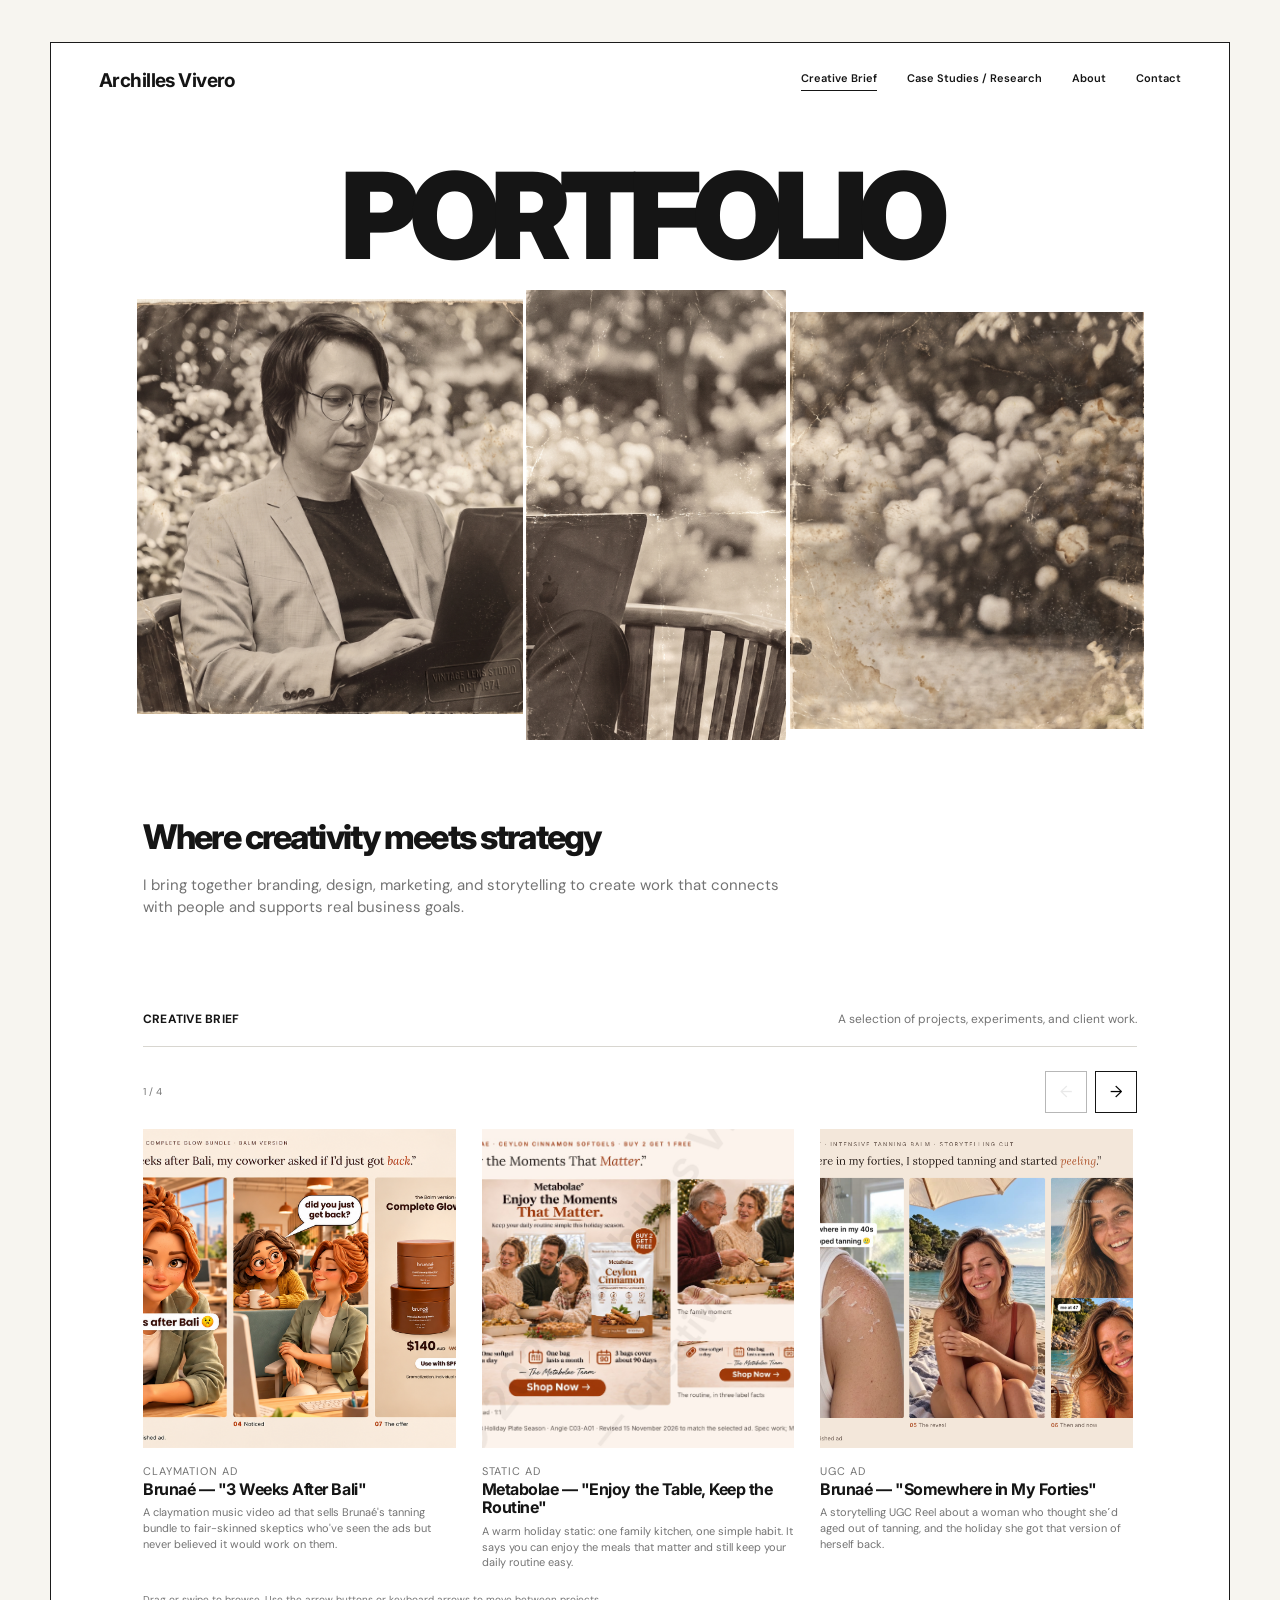
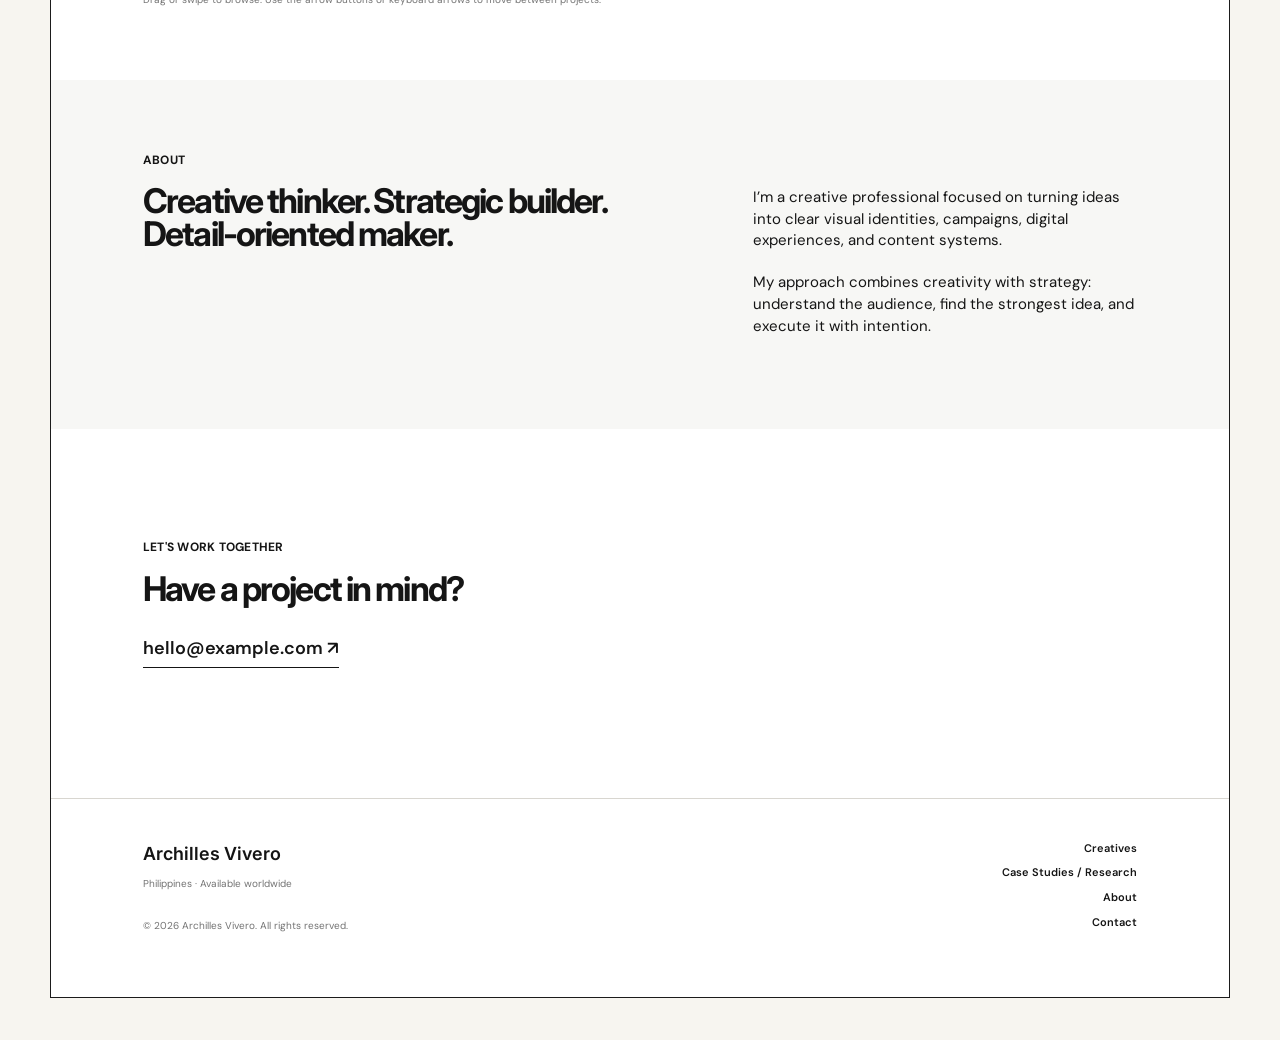
<file: index.html>
<!DOCTYPE html>
<html lang="en">
<head>
  <meta charset="UTF-8">
  <meta name="viewport" content="width=device-width, initial-scale=1.0">
  <meta name="description" content="Archilles Vivero — a creative portfolio covering branding, design, marketing, storytelling, and digital experiences.">
  <meta name="author" content="Archilles Vivero">
  <meta name="robots" content="index, follow">
  <meta name="theme-color" content="#f7f5f0">
  <meta property="og:type" content="website">
  <meta property="og:title" content="Archilles Vivero — Portfolio">
  <meta property="og:description" content="Branding, design, marketing, storytelling, and digital experiences by Archilles Vivero.">
  <meta property="og:image" content="assets/images/hero-portrait.jpeg">
  <meta property="og:site_name" content="Archilles Vivero Portfolio">
  <meta name="twitter:card" content="summary_large_image">
  <meta name="twitter:title" content="Archilles Vivero — Portfolio">
  <meta name="twitter:description" content="Branding, design, marketing, storytelling, and digital experiences by Archilles Vivero.">
  <meta name="twitter:image" content="assets/images/hero-portrait.jpeg">
  <title>Archilles Vivero — Portfolio</title>
  <link rel="preconnect" href="https://fonts.googleapis.com">
  <link rel="preconnect" href="https://fonts.gstatic.com" crossorigin>
  <link href="https://fonts.googleapis.com/css2?family=DM+Sans:wght@400;500;600;700&family=Inter:wght@400;500;600;700;800;900&display=swap" rel="stylesheet">
  <link rel="stylesheet" href="style.css?v=4">
</head>
<body>
  <div class="site-shell">
    <header class="header">
      <a class="brand" href="#top" data-brand aria-label="Go to homepage">Archilles Vivero</a>
      <nav class="nav" aria-label="Main navigation">
        <a class="active" href="#work">Creative Brief</a>
        <a href="#case-studies">Case Studies / Research</a>
        <a href="#about">About</a>
        <a href="#contact">Contact</a>
      </nav>
      <button class="menu-toggle" type="button" aria-label="Open menu" aria-expanded="false" aria-controls="main-nav">☰</button>
    </header>

    <main id="top">
      <section class="hero" aria-labelledby="portfolio-heading">
        <h1 class="hero-title" id="portfolio-heading">PORTFOLIO</h1>
        <div class="hero-images" id="heroImages" aria-label="Portfolio preview images"></div>
      </section>

      <section class="intro section-pad" aria-labelledby="intro-title">
        <h2 class="intro-title" id="intro-title" data-intro-title>Where creativity meets strategy</h2>
        <p class="intro-copy" data-intro-copy>I bring together branding, design, marketing, and storytelling to create work that connects with people and supports real business goals.</p>
      </section>

      <section id="work" class="work section-pad" aria-labelledby="work-title">
        <div class="section-heading">
          <div>
            <h2 class="eyebrow" id="work-title">Creative Brief</h2>
          </div>
          <p class="muted">A selection of projects, experiments, and client work.</p>
        </div>

        <div class="carousel" aria-roledescription="carousel" aria-label="Selected projects">
          <div class="carousel-toolbar">
            <p class="carousel-status" id="carouselStatus" aria-live="polite"></p>
            <div class="carousel-controls">
              <button class="carousel-button" id="prevProject" type="button" aria-label="Previous projects">←</button>
              <button class="carousel-button" id="nextProject" type="button" aria-label="Next projects">→</button>
            </div>
          </div>
          <div class="project-grid" id="projectGrid" tabindex="0" aria-describedby="carouselHint"></div>
          <p class="carousel-hint" id="carouselHint">Drag or swipe to browse. Use the arrow buttons or keyboard arrows to move between projects.</p>
        </div>
      </section>

      <section id="case-studies" class="case-studies section-pad" aria-labelledby="case-studies-title">
        <div class="section-heading">
          <h2 class="eyebrow" id="case-studies-title">Case Studies / Research</h2>
          <p class="muted">Strategy, process, insights, and findings.</p>
        </div>
        <div class="study-grid" id="caseStudyGrid"></div>
        <p class="study-empty" id="caseStudyEmpty">Case studies and research coming soon.</p>
      </section>

      <section id="about" class="about section-pad" aria-labelledby="about-title">
        <div>
          <p class="eyebrow">ABOUT</p>
          <h2 id="about-title" data-about-title>Creative thinker. Strategic builder. Detail-oriented maker.</h2>
        </div>
        <div class="about-copy">
          <p data-about-copy>I’m a creative professional focused on turning ideas into clear visual identities, campaigns, digital experiences, and content systems.</p>
          <p data-about-copy-2>My approach combines creativity with strategy: understand the audience, find the strongest idea, and execute it with intention.</p>
        </div>
      </section>

      <section id="contact" class="contact section-pad" aria-labelledby="contact-title">
        <p class="eyebrow">LET'S WORK TOGETHER</p>
        <h2 id="contact-title" data-contact-title>Have a project in mind?</h2>
        <a class="contact-email" data-email href="mailto:hello@example.com">hello@example.com ↗</a>
      </section>
    </main>

    <footer class="footer section-pad">
      <div class="footer-main">
        <div>
          <a class="brand" href="#top" data-brand>Archilles Vivero</a>
          <p class="footer-location" data-location>Philippines · Available worldwide</p>
          <p class="copyright">© <span id="year"></span> <span data-brand>Archilles Vivero</span>. All rights reserved.</p>
        </div>
        <div class="footer-links">
          <a href="#work">Creatives</a>
          <a href="#case-studies">Case Studies / Research</a>
          <a href="#about">About</a>
          <a href="#contact">Contact</a>
        </div>
      </div>
      <div class="socials" id="socials" aria-label="Social links"></div>
    </footer>
  </div>

  <div class="modal" id="projectModal" aria-hidden="true" hidden>
    <div class="modal-backdrop" data-close-modal></div>
    <article class="modal-card" role="dialog" aria-modal="true" aria-labelledby="modalTitle" aria-describedby="modalDescription" tabindex="-1">
      <button class="modal-close" type="button" data-close-modal aria-label="Close project dialog">×</button>
      <div class="modal-image">
        <img id="modalImage" alt="" decoding="async">
        <video id="modalVideo" controls playsinline preload="metadata" tabindex="0" hidden>Your browser does not support HTML video.</video>
        <p id="modalVideoError" class="modal-video-error" role="status" hidden>Unable to play this clip. <a id="modalVideoLink">Open the video directly</a>.</p>
        <div class="modal-gallery-controls" id="modalGalleryControls" hidden>
          <button type="button" class="modal-gallery-button" id="modalPrev" aria-label="Previous project media">←</button>
          <span class="modal-gallery-count" id="modalGalleryCount" aria-live="polite"></span>
          <button type="button" class="modal-gallery-button" id="modalNext" aria-label="Next project media">→</button>
        </div>
      </div>
      <div class="modal-content">
        <p class="eyebrow" id="modalCategory"></p>
        <h2 id="modalTitle"></h2>
        <p id="modalDescription"></p>
        <div class="modal-meta" id="modalMeta"></div>
        <a class="modal-case-study" id="modalCaseStudy" href="#" target="_blank" rel="noopener noreferrer" hidden>View case study ↗</a>
      </div>
    </article>
  </div>


  <!-- A reusable Creative Brief PDF dialog. Any project with briefPdf opens this. -->
  <div class="modal pdf-modal" id="briefModal" aria-hidden="true" hidden>
    <div class="modal-backdrop" data-close-brief></div>
    <section class="pdf-dialog" role="dialog" aria-modal="true" aria-labelledby="briefTitle" aria-describedby="briefDescription" tabindex="-1">
      <header class="pdf-dialog-header">
        <div class="pdf-dialog-heading">
          <p class="eyebrow">CREATIVE BRIEF</p>
          <h2 id="briefTitle">Creative brief</h2>
          <p id="briefDescription" class="visually-hidden">Scroll through the document below, or open it in a new tab.</p>
        </div>
        <div class="pdf-dialog-actions">
          <a id="briefOpen" href="#" target="_blank" rel="noopener noreferrer">Open PDF ↗</a>
          <a id="briefDownload" href="#" download>Download PDF ↓</a>
          <button type="button" class="pdf-dialog-close" data-close-brief aria-label="Close creative brief">×</button>
        </div>
      </header>
      <iframe id="briefFrame" class="pdf-frame" title="Creative brief PDF document" loading="lazy"></iframe>
      <p class="pdf-fallback">PDF not displaying? <a id="briefFallback" href="#" target="_blank" rel="noopener noreferrer">Open it in a new tab</a>.</p>
    </section>
  </div>

  <script type="application/ld+json">
  {
    "@context":"https://schema.org",
    "@type":"Person",
    "name":"Archilles Vivero",
    "jobTitle":"Creative Professional",
    "url":"",
    "sameAs":[]
  }
  </script>
  <script src="content.js?v=4"></script>
  <script src="script.js?v=4"></script>
</body>
</html>
</file>
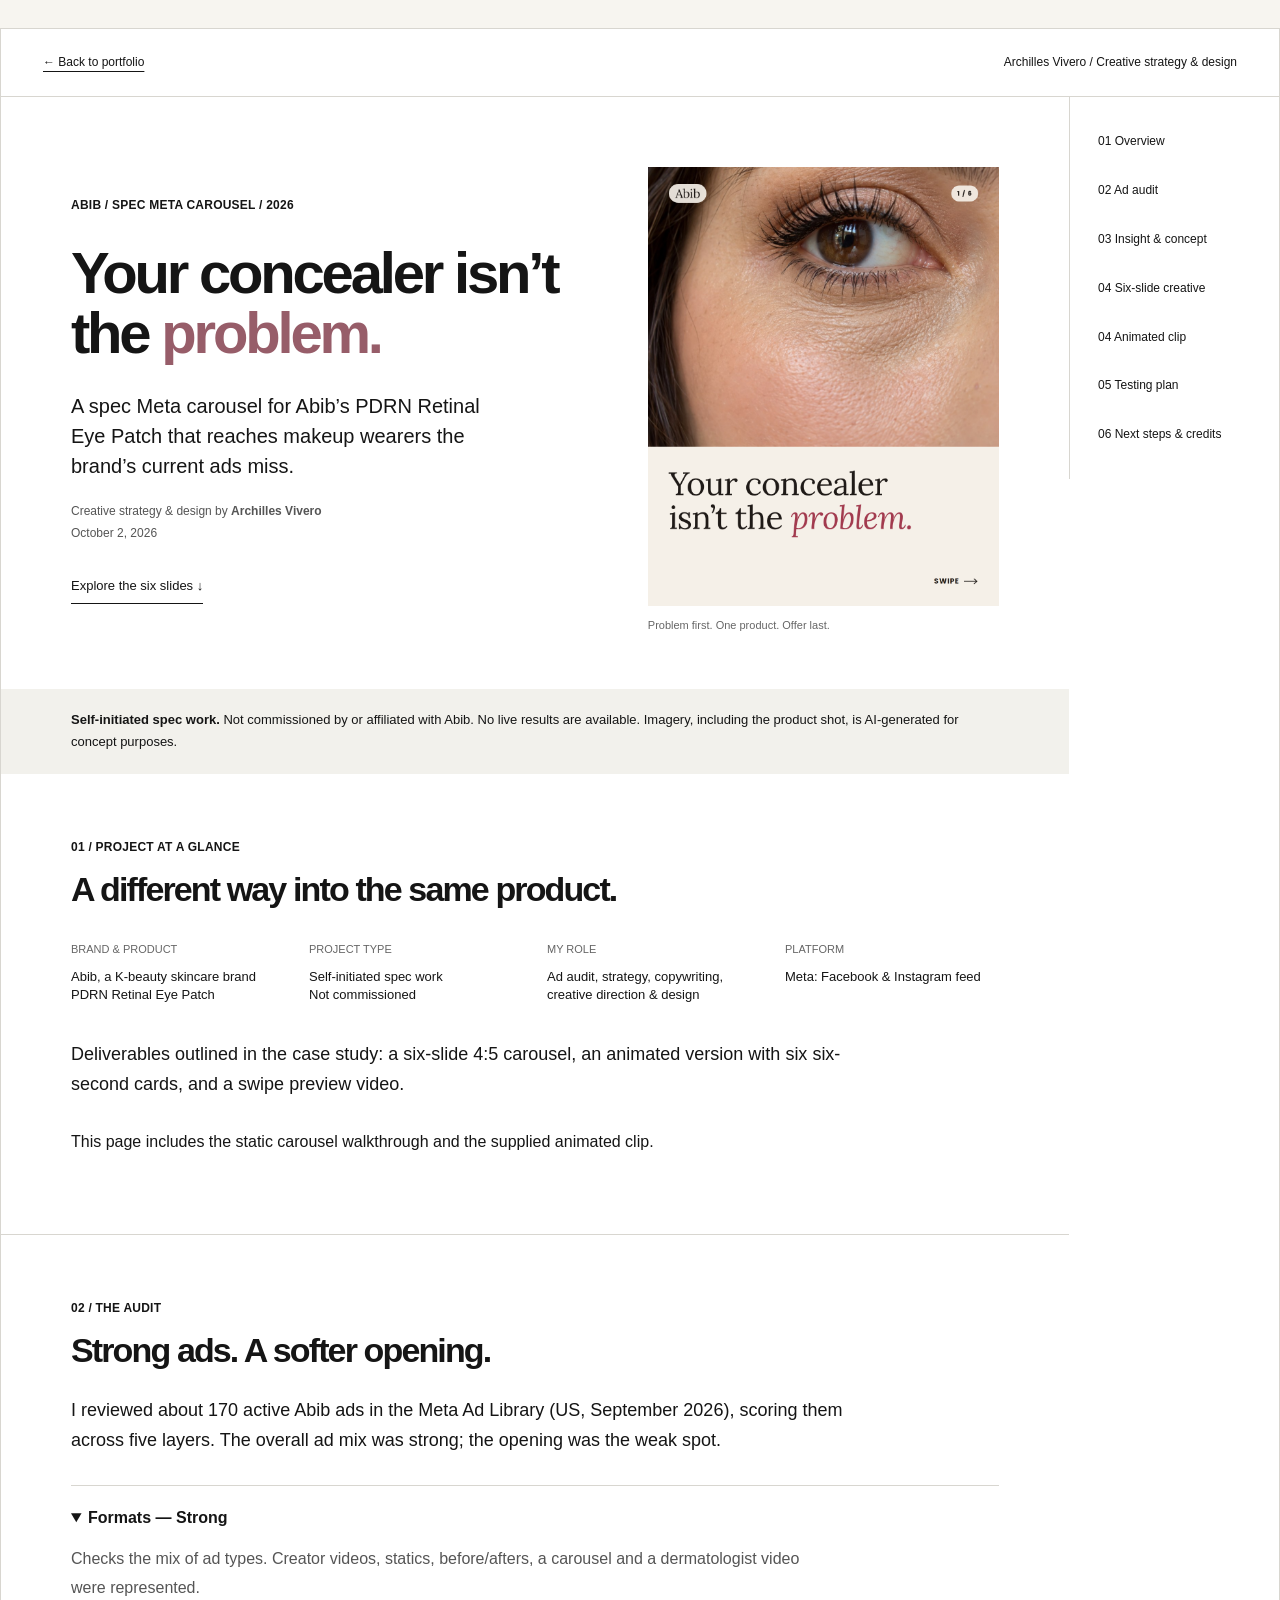
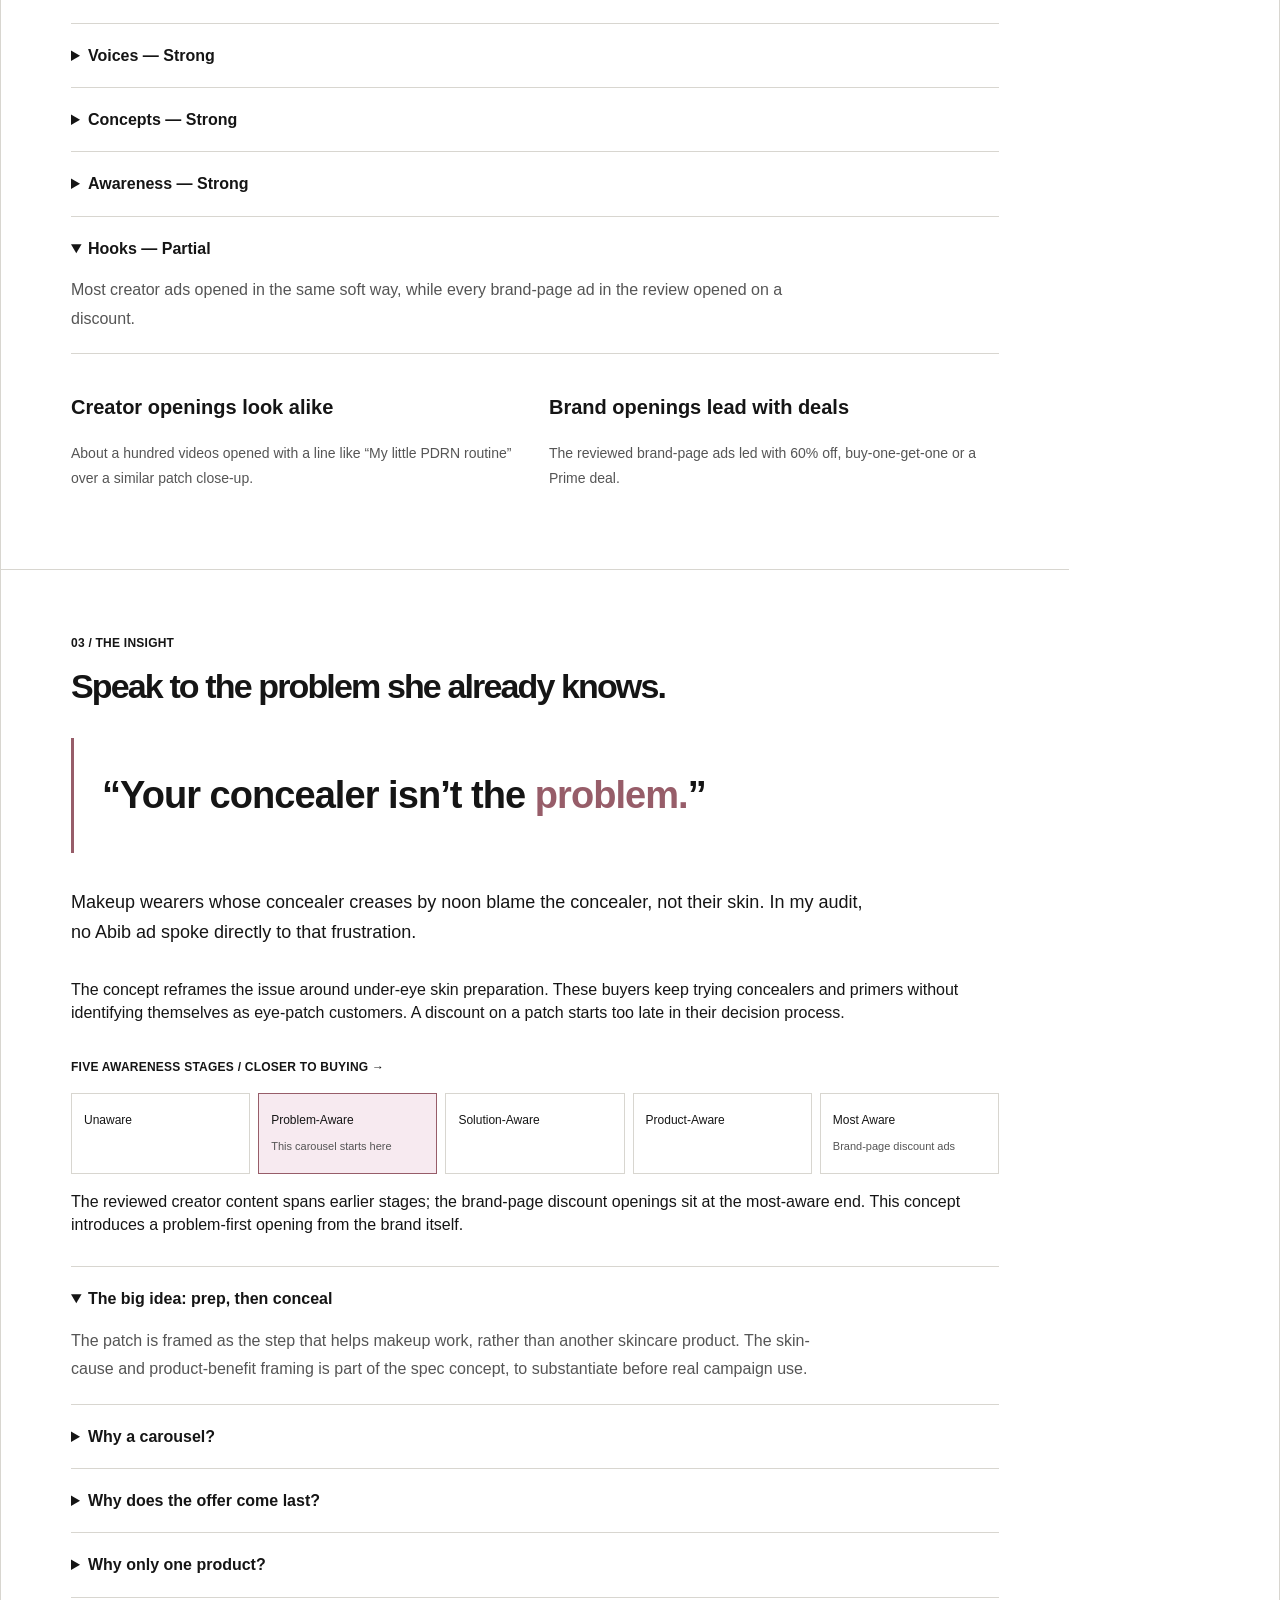
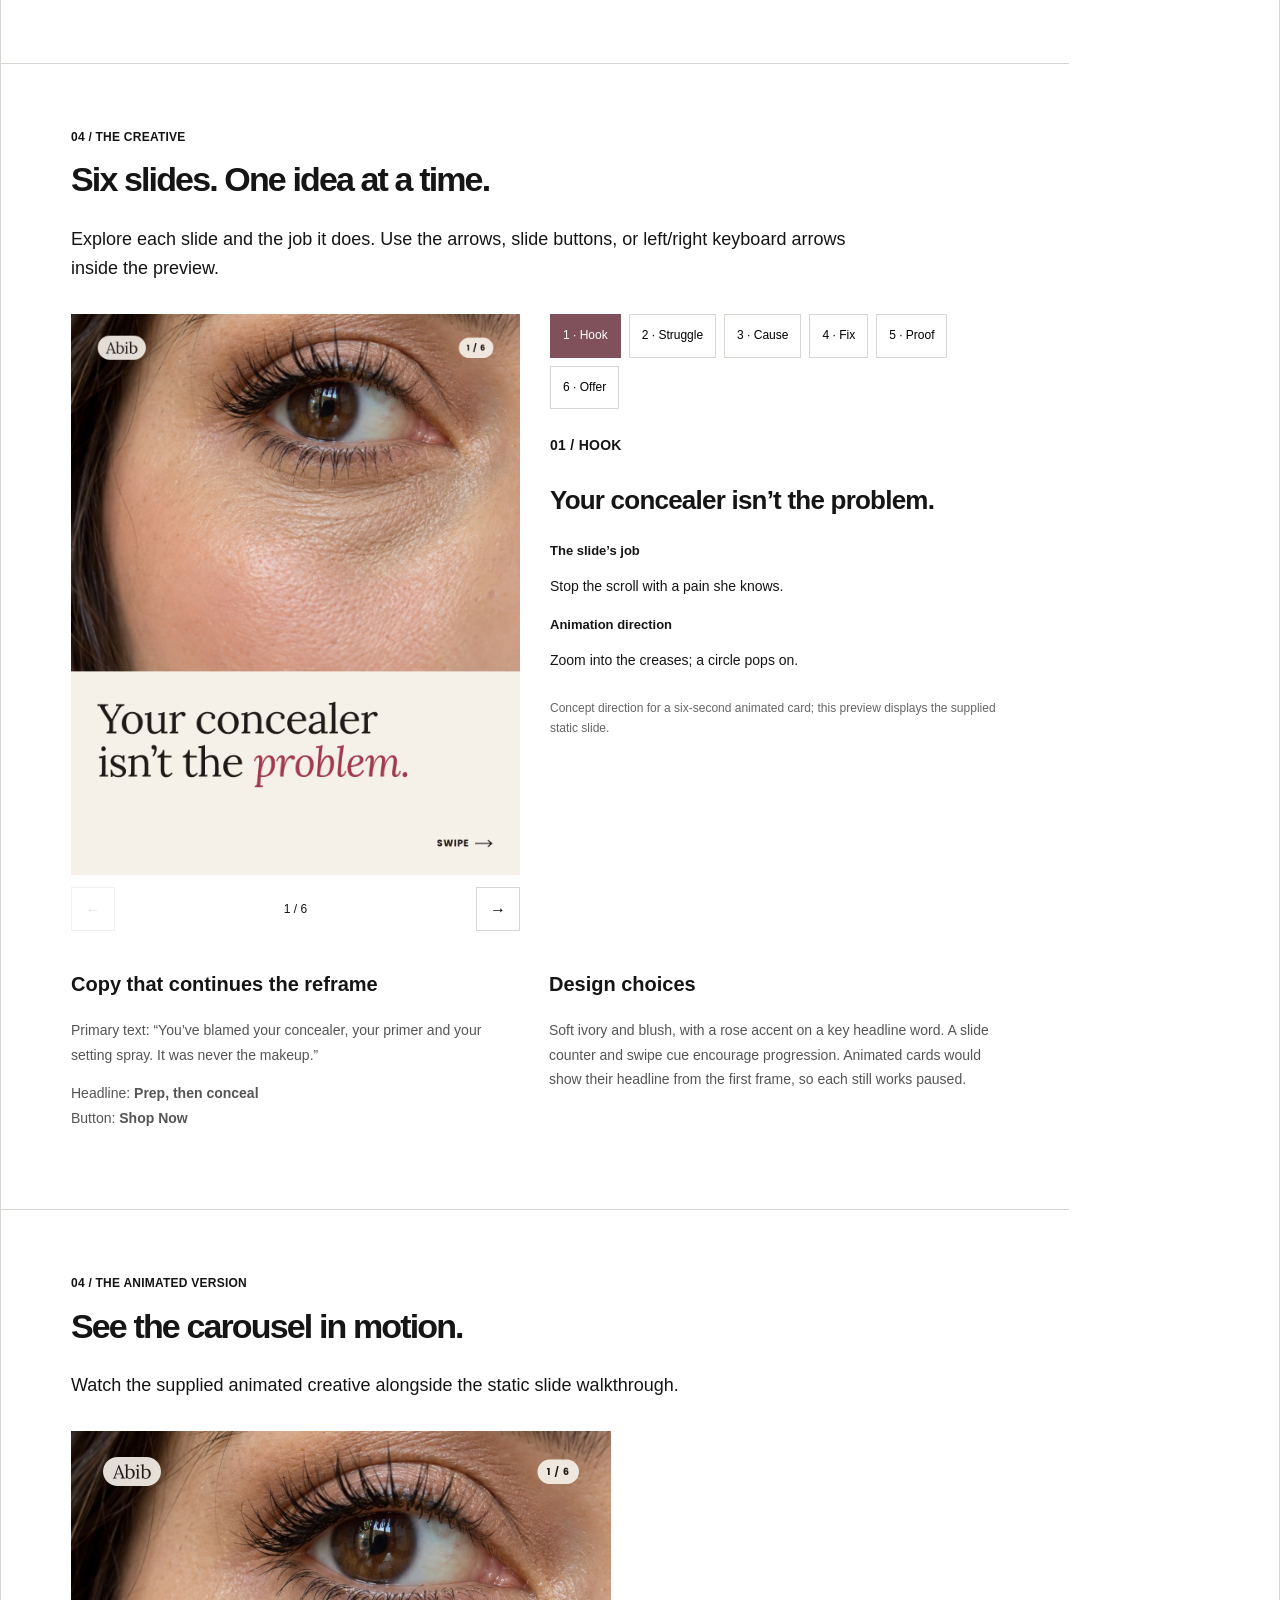
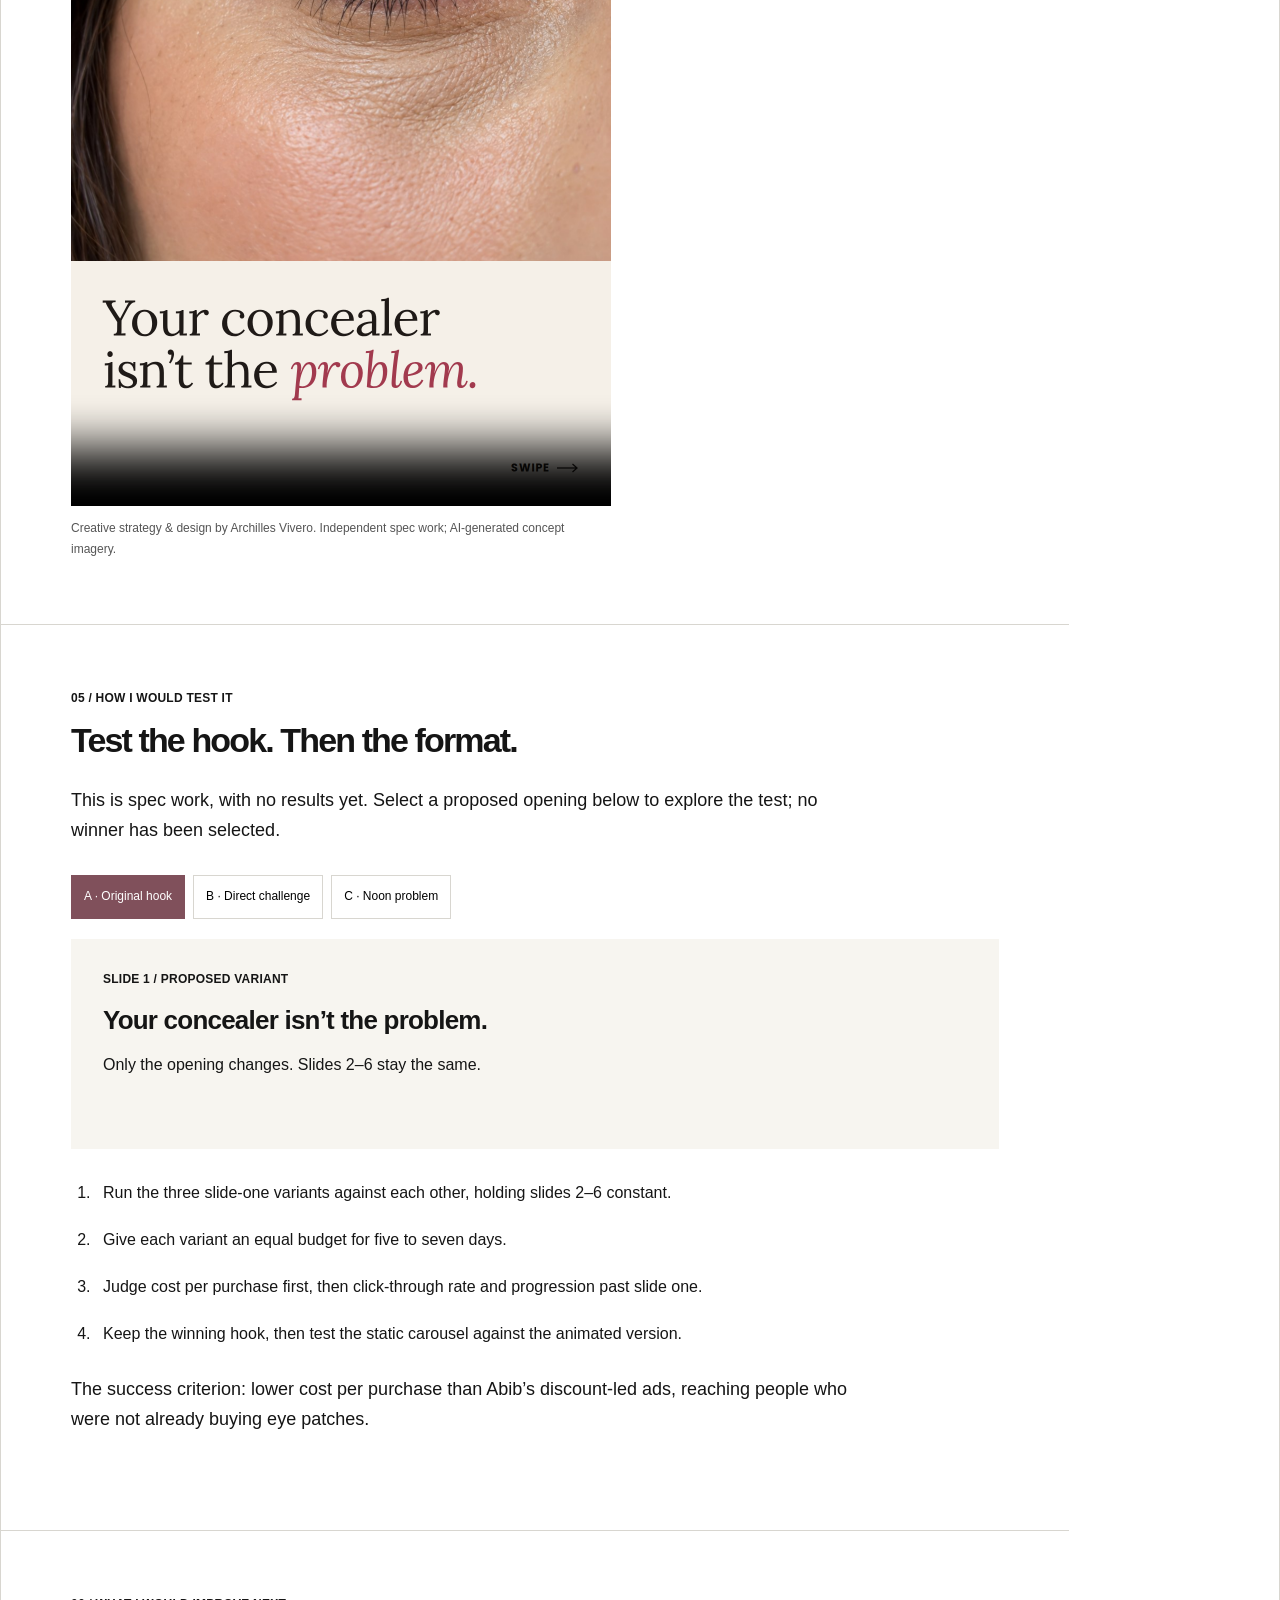
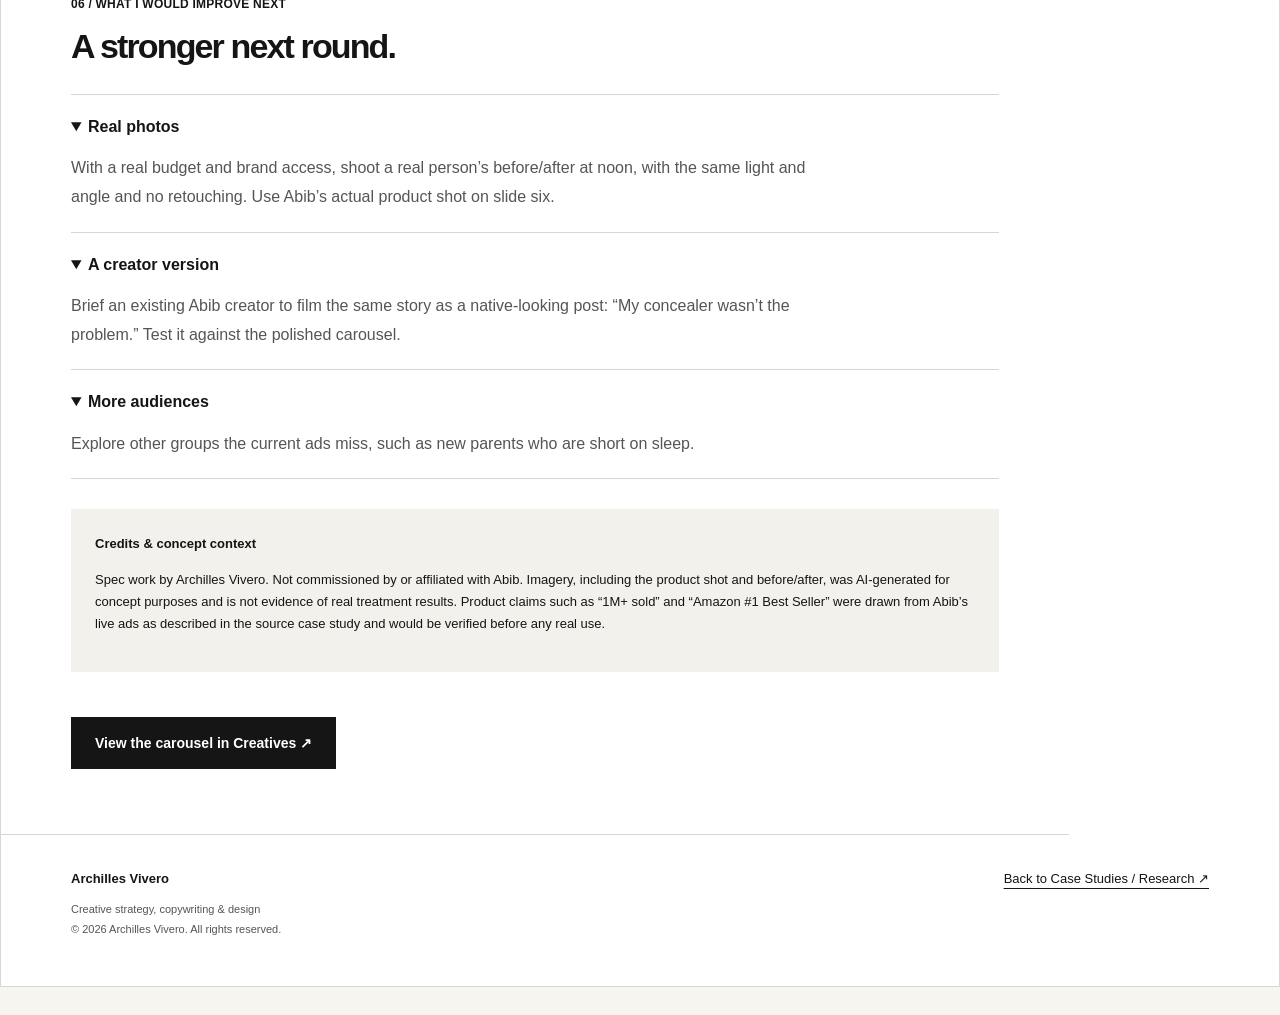
<file: case-studies/abib-carousel.html>
<!doctype html>
<html lang="en">
<head><meta charset="utf-8"><meta name="viewport" content="width=device-width, initial-scale=1"><meta name="author" content="Archilles Vivero"><meta name="description" content="Your Concealer Isn't the Problem: an Abib spec carousel case study by Archilles Vivero. Explore the audit, insight, six slides and proposed testing plan."><title>Abib — Your Concealer Isn't the Problem | Archilles Vivero</title><link rel="stylesheet" href="../style.css"><link rel="stylesheet" href="the-6am-problem.css"><link rel="stylesheet" href="abib-carousel.css"><script src="abib-carousel.js" defer></script></head>
<body class="case-page abib-page"><a class="skip-link" href="#case-main">Skip to case study</a><div class="case-shell">
<header class="case-header"><a href="../index.html#case-studies">← Back to portfolio</a><span>Archilles Vivero / Creative strategy &amp; design</span></header>
<div class="case-layout"><nav class="case-nav" aria-label="Case study sections"><a href="#overview">01 Overview</a><a href="#audit">02 Ad audit</a><a href="#insight">03 Insight &amp; concept</a><a href="#creative">04 Six-slide creative</a><a href="#animated">04 Animated clip</a><a href="#testing">05 Testing plan</a><a href="#next">06 Next steps &amp; credits</a></nav><main id="case-main">
<section class="case-hero" aria-labelledby="case-title"><div><p class="eyebrow">Abib / Spec Meta carousel / 2026</p><h1 id="case-title">Your concealer isn’t the <span>problem.</span></h1><p class="case-deck">A spec Meta carousel for Abib’s PDRN Retinal Eye Patch that reaches makeup wearers the brand’s current ads miss.</p><p class="case-credit">Creative strategy &amp; design by <strong>Archilles Vivero</strong><br><time datetime="2026-10-02">October 2, 2026</time></p><a class="case-jump" href="#creative">Explore the six slides ↓</a></div><figure class="case-cover"><img src="../assets/images/abib/abib-slide-1.png" alt="Abib carousel concept slide: Your concealer isn't the problem"><figcaption>Problem first. One product. Offer last.</figcaption></figure></section>
<aside class="spec-note"><strong>Self-initiated spec work.</strong> Not commissioned by or affiliated with Abib. No live results are available. Imagery, including the product shot, is AI-generated for concept purposes.</aside>
<section class="case-section" id="overview" aria-labelledby="overview-title"><p class="eyebrow">01 / Project at a glance</p><h2 id="overview-title">A different way into the same product.</h2><dl class="snapshot-grid"><div><dt>Brand &amp; product</dt><dd>Abib, a K-beauty skincare brand<br>PDRN Retinal Eye Patch</dd></div><div><dt>Project type</dt><dd>Self-initiated spec work<br>Not commissioned</dd></div><div><dt>My role</dt><dd>Ad audit, strategy, copywriting, creative direction &amp; design</dd></div><div><dt>Platform</dt><dd>Meta: Facebook &amp; Instagram feed</dd></div></dl><p class="case-lead">Deliverables outlined in the case study: a six-slide 4:5 carousel, an animated version with six six-second cards, and a swipe preview video.</p><p>This page includes the static carousel walkthrough and the supplied animated clip.</p></section>
<section class="case-section" id="audit" aria-labelledby="audit-title"><p class="eyebrow">02 / The audit</p><h2 id="audit-title">Strong ads. A softer opening.</h2><p class="case-lead">I reviewed about 170 active Abib ads in the Meta Ad Library (US, September 2026), scoring them across five layers. The overall ad mix was strong; the opening was the weak spot.</p><div class="strategy-notes"><details open><summary>Formats — Strong</summary><p>Checks the mix of ad types. Creator videos, statics, before/afters, a carousel and a dermatologist video were represented.</p></details><details><summary>Voices — Strong</summary><p>Checks who is speaking. The brand, many creators and one dermatologist were present.</p></details><details><summary>Concepts — Strong</summary><p>Checks the selling angles: pain, social proof, scarcity, filler alternative and habits.</p></details><details><summary>Awareness — Strong</summary><p>Checks buyer stages reached. All five awareness stages appeared somewhere in the ad set.</p></details><details open><summary>Hooks — Partial</summary><p>Most creator ads opened in the same soft way, while every brand-page ad in the review opened on a discount.</p></details></div><div class="story-notes"><article><h3>Creator openings look alike</h3><p>About a hundred videos opened with a line like “My little PDRN routine” over a similar patch close-up.</p></article><article><h3>Brand openings lead with deals</h3><p>The reviewed brand-page ads led with 60% off, buy-one-get-one or a Prime deal.</p></article></div></section>
<section class="case-section" id="insight" aria-labelledby="insight-title"><p class="eyebrow">03 / The insight</p><h2 id="insight-title">Speak to the problem she already knows.</h2><blockquote>“Your concealer isn’t the <em>problem.</em>”</blockquote><p class="case-lead">Makeup wearers whose concealer creases by noon blame the concealer, not their skin. In my audit, no Abib ad spoke directly to that frustration.</p><p>The concept reframes the issue around under-eye skin preparation. These buyers keep trying concealers and primers without identifying themselves as eye-patch customers. A discount on a patch starts too late in their decision process.</p><p class="eyebrow awareness-label">Five awareness stages / closer to buying →</p><ol class="awareness-map"><li>Unaware</li><li class="target-stage">Problem-Aware<span>This carousel starts here</span></li><li>Solution-Aware</li><li>Product-Aware</li><li>Most Aware<span>Brand-page discount ads</span></li></ol><p>The reviewed creator content spans earlier stages; the brand-page discount openings sit at the most-aware end. This concept introduces a problem-first opening from the brand itself.</p><div class="strategy-notes"><details open><summary>The big idea: prep, then conceal</summary><p>The patch is framed as the step that helps makeup work, rather than another skincare product. The skin-cause and product-benefit framing is part of the spec concept, to substantiate before real campaign use.</p></details><details><summary>Why a carousel?</summary><p>Each swipe answers the question raised by the previous slide: problem, cause, fix, proof, then offer. Continued swiping expresses interest in the story.</p></details><details><summary>Why does the offer come last?</summary><p>The discount arrives after the viewer cares. It becomes the reason to buy now, rather than the reason to look.</p></details><details><summary>Why only one product?</summary><p>The story and proposed proof points belong to the patch. Introducing two products would ask the viewer to stop and choose.</p></details></div></section>
<section class="case-section" id="creative" aria-labelledby="creative-title"><p class="eyebrow">04 / The creative</p><h2 id="creative-title">Six slides. One idea at a time.</h2><p class="case-lead">Explore each slide and the job it does. Use the arrows, slide buttons, or left/right keyboard arrows inside the preview.</p><div class="slide-explorer" id="slideExplorer" tabindex="0" role="region" aria-label="Six-slide Abib creative walkthrough"><div><img class="slide-preview" id="slideImage" src="../assets/images/abib/abib-slide-1.png" alt="Slide 1: Your concealer isn't the problem"><div class="slide-arrows"><button type="button" id="slidePrev" aria-label="Previous slide" disabled>←</button><span id="slideCount" aria-live="polite">1 / 6</span><button type="button" id="slideNext" aria-label="Next slide">→</button></div></div><div><div class="slide-choices" aria-label="Choose a slide"><button type="button" data-slide="0" aria-pressed="true">1 · Hook</button><button type="button" data-slide="1" aria-pressed="false">2 · Struggle</button><button type="button" data-slide="2" aria-pressed="false">3 · Cause</button><button type="button" data-slide="3" aria-pressed="false">4 · Fix</button><button type="button" data-slide="4" aria-pressed="false">5 · Proof</button><button type="button" data-slide="5" aria-pressed="false">6 · Offer</button></div><div class="slide-notes" aria-live="polite"><p class="eyebrow" id="slideStage">01 / Hook</p><h3 id="slideHeadline">Your concealer isn’t the problem.</h3><h4>The slide’s job</h4><p id="slideJob">Stop the scroll with a pain she knows.</p><h4>Animation direction</h4><p id="slideMotion">Zoom into the creases; a circle pops on.</p><p class="motion-note">Concept direction for a six-second animated card; this preview displays the supplied static slide.</p></div></div></div><div class="story-notes"><article><h3>Copy that continues the reframe</h3><p>Primary text: “You’ve blamed your concealer, your primer and your setting spray. It was never the makeup.”</p><p>Headline: <strong>Prep, then conceal</strong><br>Button: <strong>Shop Now</strong></p></article><article><h3>Design choices</h3><p>Soft ivory and blush, with a rose accent on a key headline word. A slide counter and swipe cue encourage progression. Animated cards would show their headline from the first frame, so each still works paused.</p></article></div></section>
<section class="case-section" id="animated" aria-labelledby="animated-title"><p class="eyebrow">04 / The animated version</p><h2 id="animated-title">See the carousel in motion.</h2><p class="case-lead">Watch the supplied animated creative alongside the static slide walkthrough.</p><figure class="abib-video-frame"><video id="abibVideo" controls playsinline preload="metadata" poster="../assets/images/abib/abib-slide-1.png" aria-label="Animated Abib carousel ad by Archilles Vivero"><source src="../assets/videos/abib-carousel-ad.mp4" type="video/mp4">Your browser does not support HTML video.</video><figcaption>Creative strategy &amp; design by Archilles Vivero. Independent spec work; AI-generated concept imagery.</figcaption><p id="abibVideoError" role="status" hidden>The animated clip could not load. The static slide walkthrough remains available above.</p></figure></section>
<section class="case-section" id="testing" aria-labelledby="testing-title"><p class="eyebrow">05 / How I would test it</p><h2 id="testing-title">Test the hook. Then the format.</h2><p class="case-lead">This is spec work, with no results yet. Select a proposed opening below to explore the test; no winner has been selected.</p><div class="hook-choices" aria-label="Proposed opening variants"><button type="button" data-hook="0" aria-pressed="true">A · Original hook</button><button type="button" data-hook="1" aria-pressed="false">B · Direct challenge</button><button type="button" data-hook="2" aria-pressed="false">C · Noon problem</button></div><div class="cut-panel" aria-live="polite"><p class="eyebrow">Slide 1 / Proposed variant</p><h3 id="hookText">Your concealer isn’t the problem.</h3><p>Only the opening changes. Slides 2–6 stay the same.</p></div><ol class="test-steps"><li>Run the three slide-one variants against each other, holding slides 2–6 constant.</li><li>Give each variant an equal budget for five to seven days.</li><li>Judge cost per purchase first, then click-through rate and progression past slide one.</li><li>Keep the winning hook, then test the static carousel against the animated version.</li></ol><p class="case-lead">The success criterion: lower cost per purchase than Abib’s discount-led ads, reaching people who were not already buying eye patches.</p></section>
<section class="case-section" id="next" aria-labelledby="next-title"><p class="eyebrow">06 / What I would improve next</p><h2 id="next-title">A stronger next round.</h2><div class="strategy-notes"><details open><summary>Real photos</summary><p>With a real budget and brand access, shoot a real person’s before/after at noon, with the same light and angle and no retouching. Use Abib’s actual product shot on slide six.</p></details><details open><summary>A creator version</summary><p>Brief an existing Abib creator to film the same story as a native-looking post: “My concealer wasn’t the problem.” Test it against the polished carousel.</p></details><details open><summary>More audiences</summary><p>Explore other groups the current ads miss, such as new parents who are short on sleep.</p></details></div><aside class="spec-note credits-note"><strong>Credits &amp; concept context</strong><p>Spec work by Archilles Vivero. Not commissioned by or affiliated with Abib. Imagery, including the product shot and before/after, was AI-generated for concept purposes and is not evidence of real treatment results. Product claims such as “1M+ sold” and “Amazon #1 Best Seller” were drawn from Abib’s live ads as described in the source case study and would be verified before any real use.</p></aside><a class="watch-link" href="../index.html?project=1#work">View the carousel in Creatives ↗</a></section>
</main></div><footer class="case-footer"><div><strong>Archilles Vivero</strong><p>Creative strategy, copywriting &amp; design<br>© 2026 Archilles Vivero. All rights reserved.</p></div><a href="../index.html#case-studies">Back to Case Studies / Research ↗</a></footer></div></body></html>
</file>
<file: style.css>
* { box-sizing: border-box; }
:root {
  --bg: #f7f5f0;
  --surface: #fff;
  --text: #151515;
  --muted: #737373;
  --line: #d8d6d0;
  --accent: #151515;
  --max: 1180px;
  --font-body: "DM Sans", Arial, sans-serif;
  --font-display: "Inter", Arial, sans-serif;
  --text-xs: 10px;
  --text-sm: 12px;
  --text-body: 15px;
  --text-title: clamp(24px, 3vw, 34px);
  --ease: cubic-bezier(.2,.7,.2,1);
  --motion: .35s;
}
html { scroll-behavior: smooth; }
body {
  margin: 0;
  background: var(--bg);
  color: var(--text);
  font-family: var(--font-body);
  line-height: 1.45;
}
button, a { -webkit-tap-highlight-color: transparent; }
a { color: inherit; text-decoration: none; }
button { font: inherit; }
img { max-width: 100%; }
.visually-hidden { position:absolute!important; width:1px!important; height:1px!important; padding:0!important; margin:-1px!important; overflow:hidden!important; clip:rect(0,0,0,0)!important; white-space:nowrap!important; border:0!important; }
.site-shell { width:min(calc(100% - 42px), var(--max)); margin:42px auto; background:var(--surface); border:1px solid #1b1b1b; min-height:calc(100vh - 84px); overflow:hidden; }
.header { min-height:76px; padding:0 48px; display:flex; align-items:center; justify-content:space-between; }
.header .brand { font-family:var(--font-display); font-size:19px; font-weight:700; letter-spacing:-.03em; transition:opacity var(--motion) var(--ease); }
.header .brand:hover { opacity:.6; }
.nav { display:flex; gap:30px; align-items:center; }
.nav a, .footer-links a { font-size:11px; font-weight:600; }
.nav a { position:relative; padding-bottom:5px; }
.nav a::after { content:""; position:absolute; left:0; bottom:0; width:100%; height:1px; background:var(--text); transform:scaleX(0); transform-origin:right; transition:transform var(--motion) var(--ease); }
.nav a:hover::after, .nav a.active::after { transform:scaleX(1); transform-origin:left; }
.menu-toggle { display:none; border:0; background:none; font-size:20px; cursor:pointer; padding:8px; }
.footer .brand { font-family:var(--font-display); font-size:18px; font-weight:600; }
.hero { padding:48px 42px 0; overflow:hidden; }
.hero-title { font-family:var(--font-display); font-size:clamp(72px,15.5vw,120px); line-height:.82; font-weight:900; letter-spacing:-.075em; white-space:nowrap; text-align:center; margin:0; }
.hero-images { height:500px; position:relative; max-width:950px; margin:25px auto 0; }
.hero-image { position:absolute; margin:0; overflow:hidden; background:#eee; }
.hero-image-large { width:260px; height:450px; left:38%; top:0; z-index:2; }
.hero-image-medium { width:386px; height:415px; left:-3%; top:9px; z-index:1; }
.hero-image-small { width:354px; height:417px; right:-3%; top:22px; z-index:1; }
.hero-image img, .project-image img, .modal-image img { width:100%; height:100%; object-fit:cover; display:block; }
.image-placeholder { display:none; position:absolute; inset:0; place-items:center; text-align:center; font-size:12px; font-weight:700; letter-spacing:.08em; color:#777; background:linear-gradient(135deg,#eee,#ddd); }
.placeholder .image-placeholder { display:grid; }
.section-pad { padding:72px 92px; }
.eyebrow { margin:0 0 16px; font-size:var(--text-sm); font-weight:700; letter-spacing:.02em; text-transform:uppercase; }
.intro { padding-top:30px; max-width:920px; }
.intro-title { max-width:820px; font-family:var(--font-display); font-size:var(--text-title); font-weight:800; line-height:1.02; letter-spacing:-.055em; margin:0 0 20px; }
.intro-copy { max-width:650px; color:var(--muted); font-size:var(--text-body); }
.section-heading { display:flex; justify-content:space-between; align-items:end; gap:30px; border-bottom:1px solid var(--line); padding-bottom:18px; margin-bottom:24px; }
.section-heading .eyebrow { margin:0; }
.muted { color:var(--muted); font-size:var(--text-sm); margin:0; }
.carousel-toolbar { display:flex; align-items:center; justify-content:space-between; gap:20px; margin-bottom:14px; }
.carousel-status, .carousel-hint { color:var(--muted); font-size:var(--text-xs); margin:0; }
.carousel-controls { display:flex; gap:8px; }
.carousel-button, .modal-gallery-button { width:42px; height:42px; border:1px solid var(--text); background:var(--surface); cursor:pointer; display:grid; place-items:center; transition:background var(--motion) var(--ease), color var(--motion) var(--ease), transform var(--motion) var(--ease); }
.carousel-button:hover:not(:disabled), .modal-gallery-button:hover:not(:disabled) { background:var(--text); color:#fff; transform:translateY(-2px); }
.carousel-button:disabled, .modal-gallery-button:disabled { opacity:.3; cursor:not-allowed; }
.project-grid { display:flex; gap:26px; overflow-x:auto; overscroll-behavior-x:contain; scroll-snap-type:x mandatory; scrollbar-width:none; padding:2px 2px 20px; cursor:grab; touch-action:pan-y; }
.project-grid::-webkit-scrollbar { display:none; }
.project-grid.is-dragging { cursor:grabbing; scroll-snap-type:none; user-select:none; }
.project-card { flex:0 0 calc((100% - 52px) / 3); min-width:280px; scroll-snap-align:start; cursor:pointer; outline:none; }
.project-card:focus-visible { outline:2px solid var(--text); outline-offset:5px; }
.project-image { aspect-ratio:1 / 1.02; background:#eee; overflow:hidden; margin-bottom:16px; position:relative; }
.project-card img { transition:transform .55s var(--ease), filter .35s ease; }
.project-card:hover img, .project-card:focus-visible img { transform:scale(1.035); }
.project-card:hover .project-image { box-shadow:0 10px 28px rgba(0,0,0,.08); }
.project-category { font-size:var(--text-xs); text-transform:uppercase; letter-spacing:.08em; color:var(--muted); margin:0 0 7px; }
.project-card h3 { font-family:var(--font-display); font-size:16px; line-height:1.15; letter-spacing:-.03em; margin:0 0 7px; }
.project-card p { font-size:11px; line-height:1.45; color:var(--muted); margin:0; }
.carousel-hint { margin-top:2px; }
.case-studies { padding-top:24px; }
.study-grid { display:grid; grid-template-columns:repeat(2,minmax(0,1fr)); gap:26px; }
.study-card { padding:24px; border:1px solid var(--line); }
.study-image { aspect-ratio:16 / 9; margin-bottom:20px; overflow:hidden; background:#eee; }
.study-image img { display:block; width:100%; height:100%; object-fit:cover; }
.study-card h3 { font-family:var(--font-display); font-size:20px; line-height:1.2; letter-spacing:-.03em; margin:8px 0 12px; }
.study-description, .study-empty { font-size:14px; color:var(--muted); }
.study-empty { margin:0; padding:24px 0; }
.study-empty[hidden] { display:none; }
.study-link { display:inline-block; margin-top:12px; font-size:12px; font-weight:600; border-bottom:1px solid var(--text); padding-bottom:4px; }
.about { display:grid; grid-template-columns:1.15fr .85fr; gap:90px; background:#f7f7f5; }
.about h2, .contact h2 { font-family:var(--font-display); font-size: clamp(28px, 3.5vw, 34px); line-height:.96; letter-spacing:-.055em; margin:0; }
.about-copy { padding-top:35px; max-width:470px; }
.about-copy p { margin:0 0 20px; font-size:var(--text-body); }
.contact { padding-top:110px; padding-bottom:130px; }
.contact h2 { max-width:760px; margin-bottom:30px; }
.contact-email { display:inline-block; font-size:18px; font-weight:600; border-bottom:1px solid var(--text); padding-bottom:5px; transition:opacity var(--motion) var(--ease), transform var(--motion) var(--ease); }
.contact-email:hover { opacity:.65; transform:translateX(3px); }
.footer { border-top:1px solid var(--line); padding-top:42px; padding-bottom:35px; }
.footer-main { display:flex; justify-content:space-between; gap:30px; }
.footer-location, .copyright { font-size:var(--text-xs); color:var(--muted); margin:10px 0 0; }
.copyright { margin-top:28px; }
.footer-links { display:flex; flex-direction:column; gap:9px; text-align:right; }
.footer-links a { transition:opacity var(--motion) var(--ease); }
.footer-links a:hover { opacity:.55; }
.socials { display:flex; gap:15px; margin-top:28px; flex-wrap:wrap; }
.socials a { font-size:var(--text-xs); text-decoration:underline; text-underline-offset:3px; transition:opacity var(--motion) var(--ease); }
.socials a:hover { opacity:.55; }
.modal { position:fixed; inset:0; display:none; z-index:20; padding:16px; }
.modal.open { display:grid; place-items:center; }
.modal-backdrop { position:absolute; inset:0; background:rgba(0,0,0,.5); backdrop-filter:blur(4px); }
.modal-card { position:relative; width:min(900px,100%); max-height:90vh; overflow:auto; background:#fff; display:grid; grid-template-columns:1.1fr .9fr; box-shadow:0 24px 80px rgba(0,0,0,.2); animation:modal-in .28s var(--ease); }
@keyframes modal-in { from { opacity:0; transform:translateY(12px) scale(.98); } to { opacity:1; transform:translateY(0) scale(1); } }
.modal-image { min-height:520px; background:#eee; position:relative; }
.modal-content { padding:48px; align-self:center; }
.modal-content h2 { font-family:var(--font-display); font-size:38px; line-height:1; letter-spacing:-.05em; margin:0 0 20px; }
.modal-content > p:not(.eyebrow) { color:var(--muted); font-size:14px; }
.modal-meta { margin-top:28px; color:var(--muted); font-size:11px; white-space:pre-line; }
.modal-close { position:absolute; right:14px; top:10px; width:40px; height:40px; border:0; background:white; font-size:30px; line-height:1; cursor:pointer; z-index:2; }
.modal-gallery-controls { position:absolute; left:14px; right:14px; bottom:14px; display:flex; align-items:center; justify-content:space-between; }
.modal-gallery-count { min-width:42px; padding:8px 10px; text-align:center; background:rgba(255,255,255,.92); font-size:11px; }
.modal-case-study { display:inline-block; margin-top:28px; font-size:12px; font-weight:700; border-bottom:1px solid var(--text); padding-bottom:4px; }
:focus-visible { outline:2px solid var(--text); outline-offset:3px; }
@media (max-width: 980px) {
  .project-card { flex-basis:calc((100% - 26px) / 2); }
}
@media (max-width: 800px) {
  .site-shell { width:calc(100% - 20px); margin:10px auto; }
  .header { padding:0 22px; }
  .nav { display:none; position:absolute; top:68px; left:10px; right:10px; background:#fff; border:1px solid #222; padding:20px; z-index:10; flex-direction:column; align-items:flex-start; }
  .nav.open { display:flex; }
  .menu-toggle { display:block; }
  .hero { padding:35px 20px 0; }
  .hero-title { font-size:20vw; }
  .hero-images { height:360px; max-width:100%; }
  .hero-image-large { width:220px; height:290px; left:50%; transform:translateX(-50%); top:0; }
  .hero-image-medium { width:105px; height:165px; left:0; top:125px; }
  .hero-image-small { width:100px; height:155px; right:0; top:55px; }
  .section-pad { padding:55px 25px; }
  .section-heading { display:block; }
  .study-grid { grid-template-columns:1fr; }
  .section-heading .muted { margin-top:8px; }
  .project-grid { gap:16px; margin-right:-25px; padding-right:25px; }
  .project-card { flex-basis:82%; min-width:0; }
  .carousel-button { width:44px; height:44px; }
  .carousel-hint { max-width:270px; line-height:1.4; }
  .about { grid-template-columns:1fr; gap:20px; }
  .about-copy { padding-top:0; }
  .footer-main { display:block; }
  .footer-links { margin-top:30px; text-align:left; }
  .modal { padding:10px; }
  .modal-card { grid-template-columns:1fr; max-height:94vh; }
  .modal-image { min-height:280px; max-height:45vh; }
  .modal-content { padding:30px; }
}
@media (prefers-reduced-motion: reduce) {
  html { scroll-behavior:auto; }
  *, *::before, *::after { animation-duration:.01ms !important; animation-iteration-count:1 !important; transition-duration:.01ms !important; }
}

/* Reduce excessive space above Selected Work */
#work {
  margin-top: 0 !important;
  padding-top: 5px !important;
}

#work .section-header {
  margin-top: 0;
}

/* Video shares the modal media panel; gallery buttons stay below the player. */
.modal-image video { display:block; width:100%; height:100%; min-height:0; max-height:65vh; object-fit:contain; background:#eee; }
.modal-image.has-video { display:flex; flex-direction:column; justify-content:center; }
.modal-image.has-video .modal-gallery-controls { position:static; flex-shrink:0; padding:14px; }
.modal-image img[hidden], .modal-image video[hidden], .modal-gallery-controls[hidden] { display:none; }
.modal-video-error { margin:0; padding:14px; font-size:13px; }
.modal-video-error[hidden] { display:none; }
.modal-image.has-contained-images { display:flex; flex-direction:column; justify-content:center; }
.modal-image.has-contained-images img { height:auto; max-height:70vh; object-fit:contain; }
.modal-image.has-contained-images .modal-gallery-controls { position:static; padding:14px; flex-shrink:0; }
@media (max-width:800px) {
  .modal-image.has-contained-images { min-height:0; max-height:none; }
  .modal-image.has-contained-images img { max-height:65vh; }
}
@media (max-width: 760px) {
  .modal-image.has-video { min-height:0; max-height:none; }
  .modal-image video { height:auto; max-height:45vh; }
}


/* Reusable Creative Brief PDF viewer — independent of existing media modal. */
.pdf-modal { z-index:40; }
.pdf-dialog { position:relative; z-index:1; width:min(1120px, 100%); height:min(92vh, 980px); display:flex; flex-direction:column; background:#fff; box-shadow:0 24px 80px rgba(0,0,0,.24); outline:none; }
.pdf-dialog-header { display:flex; align-items:center; justify-content:space-between; gap:20px; padding:18px 24px; border-bottom:1px solid #dedbd7; }
.pdf-dialog-heading { min-width:0; }
.pdf-dialog-heading .eyebrow { margin:0 0 5px; font-size:10px; }
.pdf-dialog-heading h2 { margin:0; font-size:clamp(17px,2vw,24px); line-height:1.15; }
.pdf-dialog-actions { display:flex; align-items:center; gap:18px; flex-shrink:0; }
.pdf-dialog-actions a { color:inherit; font-size:12px; text-decoration:underline; text-underline-offset:4px; }
.pdf-dialog-close { display:grid; place-items:center; border:0; background:transparent; font-size:30px; width:40px; height:40px; cursor:pointer; }
.pdf-frame { display:block; flex:1; width:100%; min-height:0; border:0; background:#f4f3f1; }
.pdf-fallback { margin:0; padding:8px 24px; background:#fff; font-size:11px; color:var(--muted); }
.pdf-fallback a { text-decoration:underline; }
@media (max-width: 650px) {
  .pdf-modal { padding:6px; }
  .pdf-dialog { height:96dvh; max-height:96dvh; }
  .pdf-dialog-header { align-items:flex-start; flex-direction:column; gap:9px; padding:12px 14px; }
  .pdf-dialog-actions { width:100%; justify-content:space-between; gap:8px; }
  .pdf-dialog-actions a { font-size:11px; }
  .pdf-dialog-close { height:32px; width:32px; }
  .pdf-fallback { padding:8px 14px; }
}
/* Hide Case Studies / Research section */
#case-studies {
  display: none !important;
}
</file>
<file: case-studies/the-6am-problem.css>
.case-page { background:var(--bg); }
.case-shell { max-width:1400px; margin:28px auto; background:#fff; border:1px solid var(--line); }
.case-layout { display:grid; grid-template-columns:minmax(0,1fr) 210px; align-items:start; }
#case-main { grid-column:1; grid-row:1; min-width:0; }
.case-header { display:flex; justify-content:space-between; gap:20px; padding:25px 42px; border-bottom:1px solid var(--line); font-size:12px; }
.case-header a, .case-footer a { text-decoration:underline; text-underline-offset:5px; }
.credit-short { color:var(--muted); }
.case-hero { display:grid; grid-template-columns:1.2fr .8fr; gap:50px; padding:70px 70px 55px; align-items:center; }
.case-hero h1 { font-family:var(--font-display); font-size:clamp(34px,5vw,58px); line-height:1.04; letter-spacing:-.055em; margin:28px 0; }
.case-hero h1 span { color:#586b7e; }
.case-deck { max-width:430px; font-size:20px; line-height:1.5; }
.case-credit { font-size:12px; line-height:1.8; color:#555; }
.case-jump { display:inline-block; margin-top:20px; border-bottom:1px solid; font-size:13px; padding-bottom:8px; }
.case-cover { margin:0; }
.case-cover img { width:100%; aspect-ratio:3/4; object-fit:cover; display:block; }
.case-cover figcaption { font-size:11px; color:#666; margin-top:12px; }
.spec-note { background:#f2f1ec; padding:20px 70px; font-size:13px; line-height:1.7; }
.case-nav { grid-column:2; grid-row:1; position:sticky; top:24px; display:flex; flex-direction:column; gap:8px; padding:24px 18px; border-left:1px solid var(--line); font-size:12px; max-height:calc(100dvh - 48px); overflow-y:auto; background:#fff; }
.case-nav a { display:block; padding:12px 10px; line-height:1.4; }
.case-nav a:hover { text-decoration:underline; text-underline-offset:4px; }
.case-section { padding:65px 70px; border-bottom:1px solid var(--line); scroll-margin-top:20px; }
.case-section h2 { font-family:var(--font-display); font-size:var(--text-title); font-weight:800; line-height:1.02; letter-spacing:-.055em; margin:0 0 28px; }
.case-lead { max-width:800px; font-size:18px; line-height:1.65; margin-bottom:30px; }
.snapshot-grid { display:grid; grid-template-columns:repeat(4,1fr); gap:24px; margin:35px 0; }
.snapshot-grid dt { font-size:11px; text-transform:uppercase; color:#666; margin-bottom:10px; }
.snapshot-grid dd { margin:0; font-size:13px; }
.strategy-map { display:grid; grid-template-columns:repeat(3,1fr); border-top:1px solid var(--line); border-left:1px solid var(--line); }
.strategy-map a { padding:24px; border-right:1px solid var(--line); border-bottom:1px solid var(--line); }
.strategy-map a:hover { background:#f7f5f0; }
.strategy-map span { display:block; font-size:12px; color:#586b7e; margin-bottom:18px; }
.strategy-map strong { font-size:16px; }
.strategy-map p { font-size:13px; color:#555; margin-bottom:0; }
.reading-columns { display:grid; grid-template-columns:1fr 1fr; gap:40px; }
.reading-columns p { margin-top:0; line-height:1.8; }
.case-section blockquote { margin:35px 0; padding:30px 0 30px 28px; border-left:3px solid #586b7e; font-size:clamp(24px,3.5vw,38px); letter-spacing:-.025em; font-weight:600; }
.case-section blockquote em { color:#586b7e; font-style:normal; }
.strategy-notes { border-top:1px solid var(--line); margin-top:30px; }
.strategy-notes details { border-bottom:1px solid var(--line); padding:20px 0; }
.strategy-notes summary { cursor:pointer; font-size:16px; font-weight:600; }
.strategy-notes details p { max-width:750px; line-height:1.8; color:#555; margin-bottom:0; }
.film-layout { display:grid; grid-template-columns:minmax(0,.85fr) minmax(0,1.15fr); gap:40px; align-items:start; }
.film-frame { min-width:0; background:#f2f1ec; }
.film-frame video { display:block; width:100%; max-height:650px; background:#151515; }
.film-credit, #filmError { font-size:11px; padding:12px 16px; margin:0; }
.act-button { display:block; width:100%; padding:23px; text-align:left; border:1px solid var(--line); margin-bottom:12px; background:#fff; cursor:pointer; }
.act-button span { font-size:11px; color:#555; }
.act-button strong { display:block; margin-top:8px; font-size:19px; }
.act-button p { margin-bottom:0; font-size:14px; line-height:1.65; }
.act-button.selected { background:#edf2f6; border-color:#586b7e; box-shadow:inset 3px 0 #586b7e; }
.act-button[data-start="59"].selected { background:#fcf3e2; border-color:#8c6b2f; box-shadow:inset 3px 0 #8c6b2f; }
.cue-status { font-size:12px; color:#555; }
.story-notes, .metric-grid { display:grid; grid-template-columns:1fr 1fr; gap:28px; margin-top:40px; }
.story-notes h3, .metric-grid h3 { font-size:20px; line-height:1.35; margin-top:0; }
.story-notes p, .metric-grid p { font-size:14px; color:#555; line-height:1.75; }
.cut-controls { display:flex; flex-wrap:wrap; gap:8px; }
.cut-controls button { cursor:pointer; border:1px solid var(--line); background:#fff; padding:13px 20px; font-size:13px; }
.cut-controls button[aria-pressed="true"] { background:#151515; color:#fff; border-color:#151515; }
.cut-panel { padding:32px; margin:20px 0; background:#f7f5f0; min-height:210px; }
.cut-panel h3 { font-size:26px; line-height:1.25; margin:12px 0; letter-spacing:-.03em; }
.cut-panel p:last-child { max-width:680px; }
.metric-grid article { padding:25px; border:1px solid var(--line); }
.metric-grid .eyebrow { color:#586b7e; }
.case-footer { padding:35px 70px; display:flex; justify-content:space-between; gap:30px; font-size:13px; }
.case-footer p { font-size:11px; color:#555; line-height:1.8; }
.skip-link { position:absolute; left:16px; top:-100px; padding:12px; background:#fff; z-index:10; }
.skip-link:focus { top:12px; }
.watch-next { background:#f2f1ec; }
.watch-link { display:inline-block; padding:16px 24px; margin-top:15px; background:#151515; color:#fff; font-size:14px; font-weight:600; }
.watch-link:hover { background:#394958; }
@media(max-width:1100px) {
 .case-layout { display:block; }
 .case-nav { top:0; z-index:5; flex-direction:row; gap:6px; padding:8px 16px; border-left:0; border-bottom:1px solid var(--line); max-height:none; overflow-x:auto; overflow-y:hidden; }
 .case-nav a { flex:0 0 auto; white-space:nowrap; }
 .case-section { scroll-margin-top:85px; }
 #idea { scroll-margin-top:85px; }
}
@media(max-width:800px) {
 .case-shell { margin:10px; }
 .case-header { padding:20px; font-size:11px; }
 .credit-short { display:none; }
 .case-hero { padding:40px 25px; gap:30px; grid-template-columns:1fr; }
 .case-cover { max-width:400px; }
 .case-section, .case-footer { padding:40px 25px; }
 .spec-note { padding:20px 25px; }
 .snapshot-grid, .strategy-map { grid-template-columns:1fr 1fr; }
 .reading-columns, .film-layout { grid-template-columns:1fr; gap:20px; }
 .film-frame { max-width:430px; width:100%; }
 .story-notes, .metric-grid { grid-template-columns:1fr; }
 .case-footer { flex-direction:column; }
}
@media(max-width:420px) { .strategy-map, .snapshot-grid { grid-template-columns:1fr; } .case-header { flex-wrap:wrap; } }
</file>
<file: case-studies/abib-carousel.css>
.abib-page .case-hero h1 span, .abib-page .case-section blockquote em { color:#975d69; }
.abib-page .case-cover img { aspect-ratio:4/5; object-fit:contain; }
.abib-page .case-section blockquote { border-color:#975d69; }
.awareness-label { margin-top:35px; }
.awareness-map { display:grid; grid-template-columns:repeat(5,minmax(0,1fr)); gap:8px; padding:0; list-style:none; }
.awareness-map li { padding:18px 12px; border:1px solid var(--line); font-size:12px; }
.awareness-map span { display:block; margin-top:10px; color:#555; font-size:11px; }
.awareness-map .target-stage { background:#f7eaf0; border-color:#975d69; }
.slide-explorer { display:grid; grid-template-columns:minmax(0,1fr) minmax(0,1fr); gap:30px; }
.slide-preview { display:block; width:100%; aspect-ratio:4/5; object-fit:contain; background:#f5f0e9; }
.slide-arrows { display:flex; align-items:center; justify-content:space-between; gap:20px; margin-top:12px; }
.slide-arrows button { border:1px solid var(--line); background:white; width:44px; height:44px; cursor:pointer; }
.slide-arrows button:disabled { opacity:.35; cursor:default; }
.slide-arrows span { font-size:12px; }
.slide-choices, .hook-choices { display:flex; flex-wrap:wrap; gap:8px; }
.slide-choices button, .hook-choices button { background:white; border:1px solid var(--line); padding:12px; cursor:pointer; font-size:12px; }
.slide-choices button[aria-pressed="true"], .hook-choices button[aria-pressed="true"] { color:white; background:#80505b; border-color:#80505b; }
.slide-notes { margin-top:25px; }
.slide-notes h3 { font-size:26px; line-height:1.25; letter-spacing:-.03em; }
.slide-notes h4 { font-size:13px; margin-bottom:8px; }
.slide-notes p { font-size:14px; line-height:1.7; }
.slide-notes .motion-note { font-size:12px; color:#666; margin-top:25px; }
.test-steps { padding-left:24px; }
.test-steps li { padding:10px 0 10px 8px; line-height:1.7; }
.credits-note { margin:30px 0; padding:24px; }
@media(max-width:800px) { .slide-explorer { grid-template-columns:1fr; } .slide-preview { max-width:480px; margin:auto; } .awareness-map { grid-template-columns:1fr; } }

.abib-video-frame { margin:25px 0 0; max-width:540px; }
.abib-video-frame video { display:block; width:100%; max-height:75vh; background:#151515; object-fit:contain; }
.abib-video-frame figcaption, #abibVideoError { font-size:12px; line-height:1.7; margin-top:12px; color:#555; }
</file>
